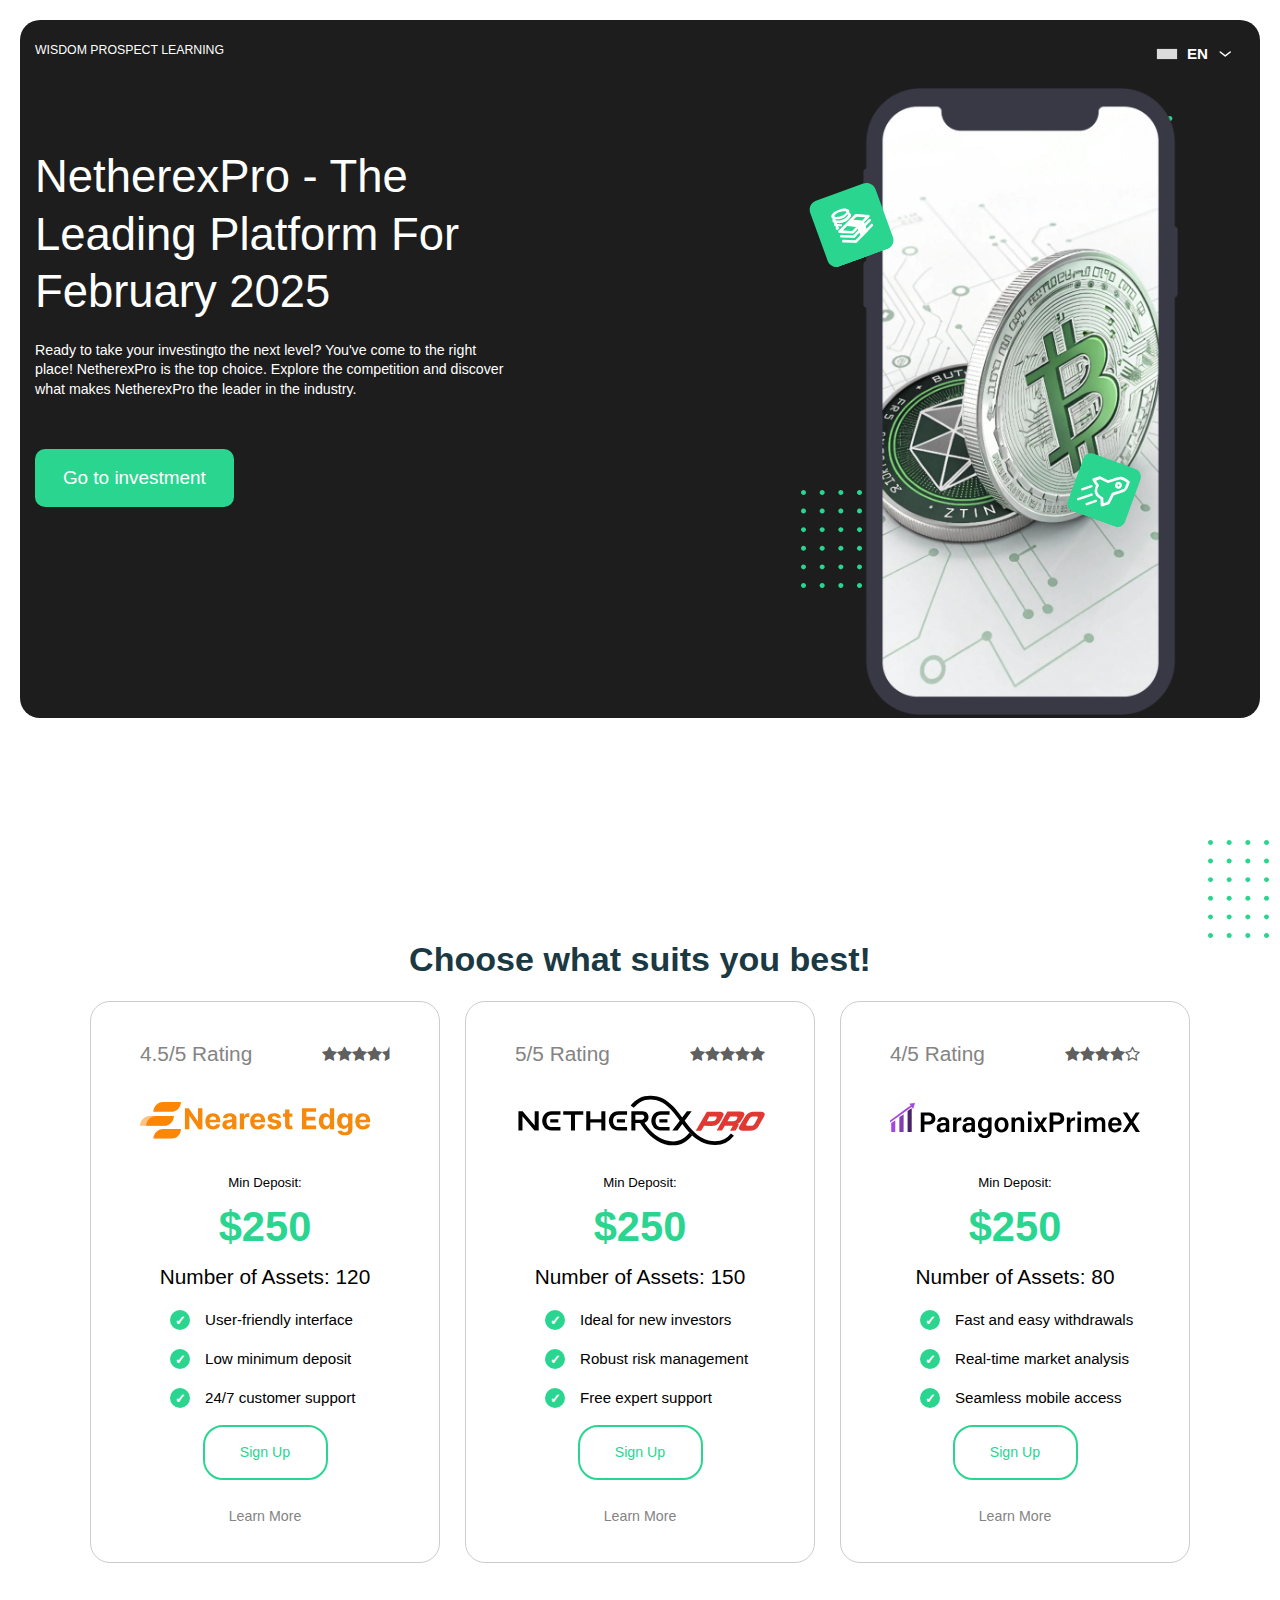
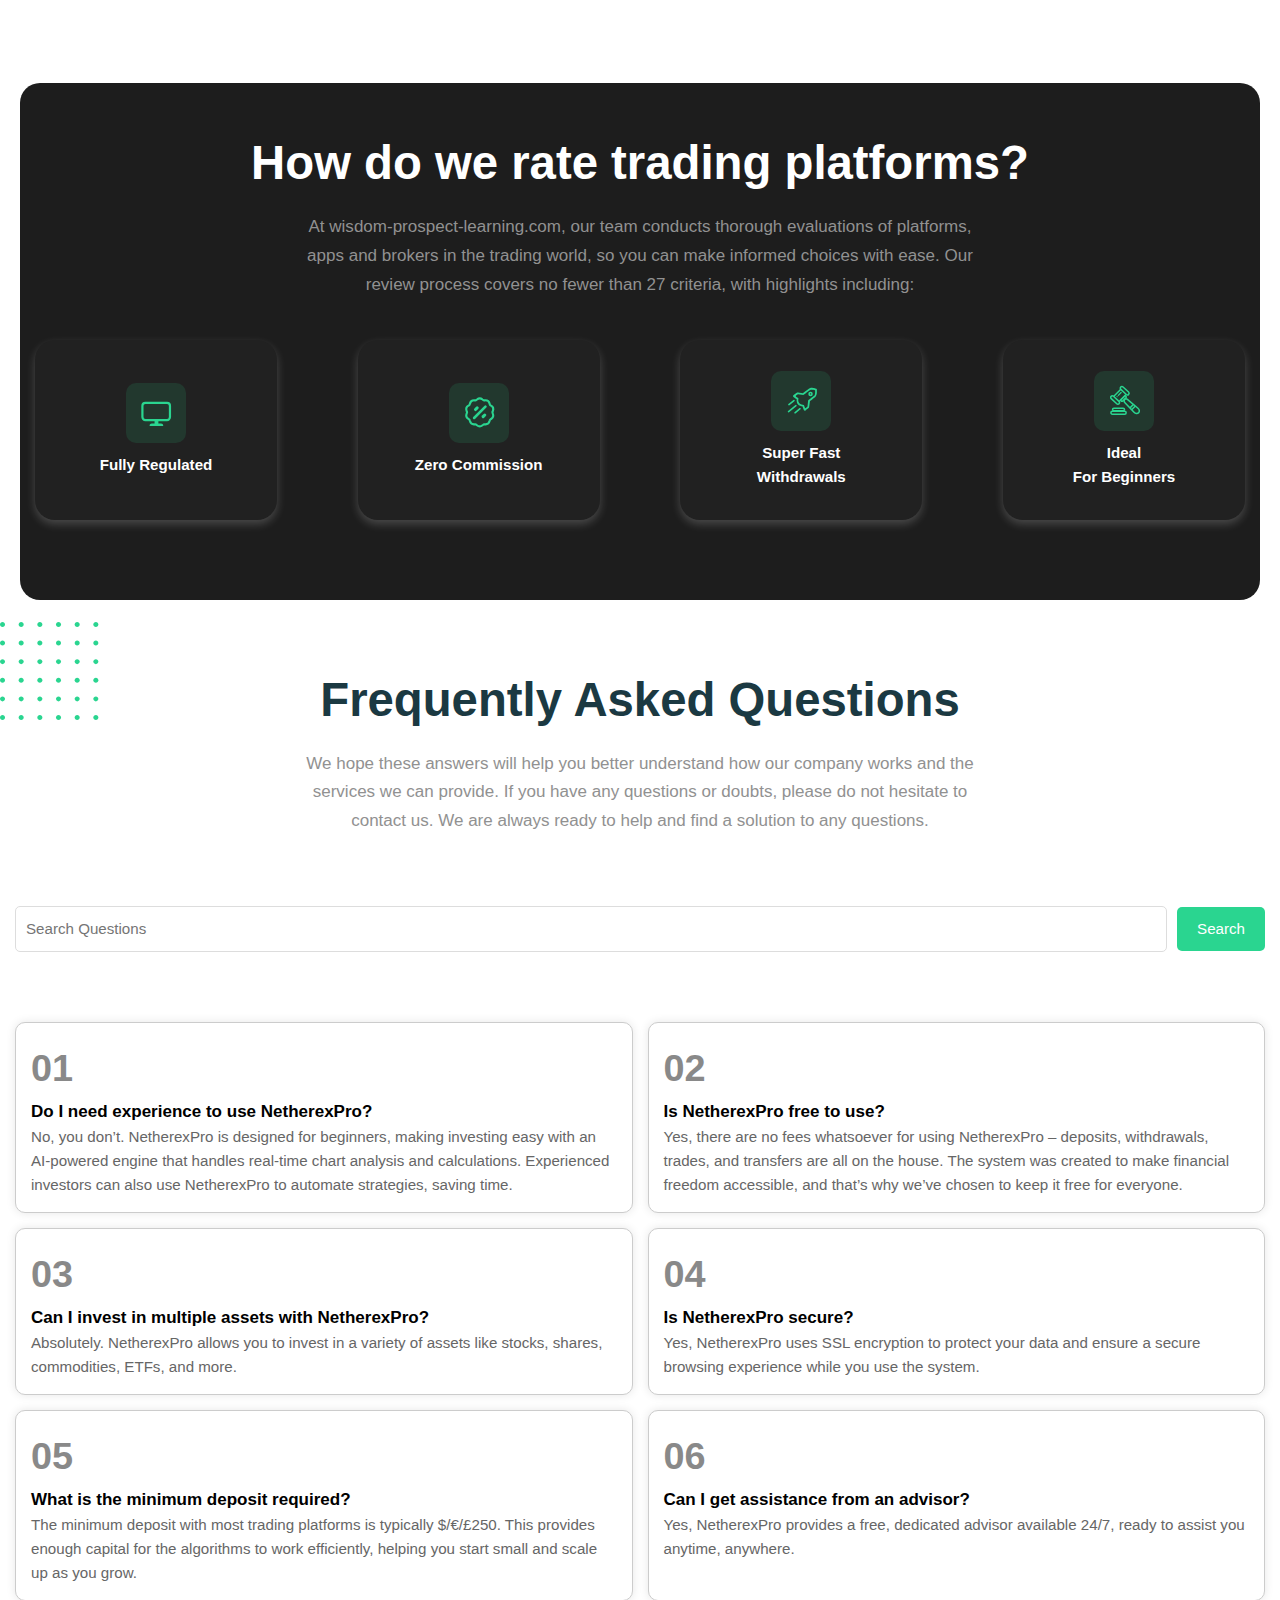
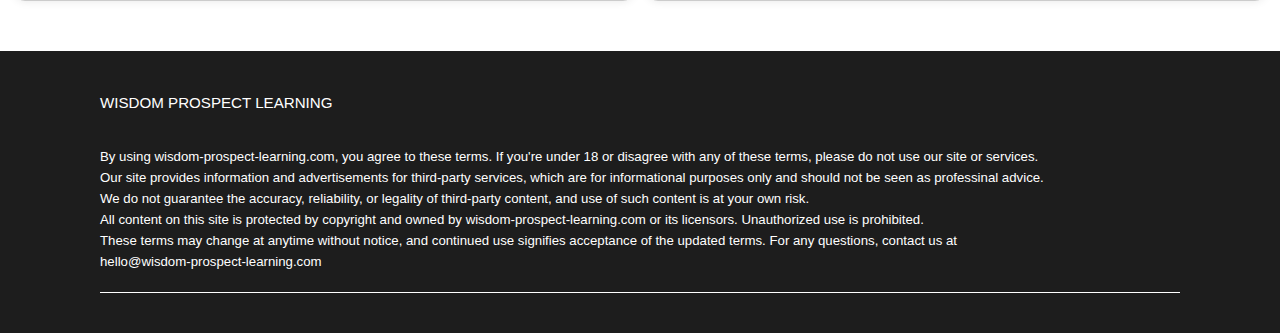
<file: index.html>
<!DOCTYPE html>
<html>
<head>
    <meta charset="UTF-8">
    <meta name="viewport" content="width=device-width, initial-scale=1.0">
    <title>NetherexPro</title>

    <meta property="og:type" content="website">
    <meta property="og:url" content="">
    <meta property="og:title" content="NetherexPro">
    <meta property="og:description" content="Invest in the Wild Frontier of Crypto and Trade with All the Tools You Need">
    <meta property="og:image" content="">

    <meta name="description" content="Invest in the Wild Frontier of Crypto and Trade with All the Tools You Need">
    <meta name="keywords" content="">

    <link rel="stylesheet" href="https://cdnjs.cloudflare.com/ajax/libs/font-awesome/4.7.0/css/font-awesome.min.css">
    <link rel="stylesheet" type="text/css" href="styles/styles.css">
    <link rel="stylesheet" href="styles/intlTelInput.css">
    <link rel="stylesheet" href="styles/style-min.css">

    <link rel="icon" type="image/png" sizes="32x32" href="assets/favicon.png">
</head>
<body>
    <div class="wrapper">
        <div class="bg">
            <header class="header">
                <div class="container flex-bl">
                    <a href="/" class="logo_header">Wisdom prospect learning</a>
                    <div class="language">
                        <a id="toggle" class="menu__link"><div class="iti__flag iti__gb"></div>En</a>
                        <ul class="submenu">
                            <li class="subitem">
                                <a href="language/dk/"><div class="iti__flag iti__dk"></div>Dk</a>
                            </li>
                            <li class="subitem">
                                <a href="language/de/"><div class="iti__flag iti__de"></div>De</a>
                            </li>
                            <li class="subitem">
                                <a href="language/cz/"><div class="iti__flag iti__cz"></div>CZ</a>
                            </li>
                            <li class="subitem">
                                <a href="language/es/"><div class="iti__flag iti__es"></div>Es</a>
                            </li>
                            <li class="subitem">
                                <a href="language/fi/"><div class="iti__flag iti__fi"></div>fi</a>
                            </li>
                            <li class="subitem">
                                <a href="language/fr/"><div class="iti__flag iti__fr"></div>Fr</a>
                            </li>
                            <li class="subitem">
                                <a href="language/gr/"><div class="iti__flag iti__gr"></div>Gr</a>
                            </li>
                            <li class="subitem">
                                <a href="language/it/"><div class="iti__flag iti__it"></div>IT</a>
                            </li>
                            <li class="subitem">
                                <a href="language/hu/"><div class="iti__flag iti__hu"></div>HU</a>
                            </li>
                            <li class="subitem">
                                <a href="language/nl/"><div class="iti__flag iti__nl"></div>NL</a>
                            </li>
                            <li class="subitem">
                                <a href="language/no/"><div class="iti__flag iti__no"></div>NO</a>
                            </li>
                            <li class="subitem">
                                <a href="language/pl/"><div class="iti__flag iti__pl"></div>PL</a>
                            </li>
                            <li class="subitem">
                                <a href="language/pt/"><div class="iti__flag iti__pt"></div>PT</a>
                            </li>
                            <li class="subitem">
                                <a href="language/ru/"><div class="iti__flag iti__ru"></div>RU</a>
                            </li>
                            <li class="subitem">
                                <a href="language/se/"><div class="iti__flag iti__se"></div>SE</a>
                            </li>
                        </ul>
                    </div>
                </div>
            </header>

            <section class="home">
                <div class="home-div">
                    <img src="assets/dots.svg" alt="Dots">
                </div>
                <div class="home-div-2">
                    <img src="assets/dots.svg" alt="Dots 2">
                </div>

                <div class="home-div-3">
                    <img src="assets/rocket_bg.svg" alt="Rocket">
                </div>

                <div class="home-div-4">
                    <img src="assets/money.svg" alt="Money">
                </div>

                <div class="container home__hold">
                    <div class="home__body">
                        <div class="home__content">
                            <h1 class="home__title">
                                <b>NetherexPro - The Leading Platform For February 2025</b>
                            </h1>
                            <p class="home__text">Ready to take your investingto the next level? You've come to the right place! NetherexPro is the top choice. Explore the competition and discover what makes NetherexPro the leader in the industry.</p>
                            <button>Go to investment</button>
                        </div>
                    </div>

                    <div class="home__form">
                        <img src="assets/phone.webp">
                    </div>
                </div>
            </section>
        </div>

        <section class="block p0 choose-section">
            <div class="choose-section-div">
                <img src="assets/dots.svg" alt="Dots">
            </div>
            <div class="container">
                <h2 class="title-2 center">Choose what suits you best!</h2>
                <div class="price-row">
                    <div class="price-col">
                        <div class="price-col-first">
                            <p>4.5/5 Rating</p>
                            <div class="stars">
                                <i class="fa fa-star" style="color: #5f5f5f;"></i>
                                <i class="fa fa-star" style="color: #5f5f5f;"></i>
                                <i class="fa fa-star" style="color: #5f5f5f;"></i>
                                <i class="fa fa-star" style="color: #5f5f5f;"></i>
                                <i class="fa fa-star-half" style="color: #5f5f5f;"></i>
                            </div>
                        </div>
                        <img src="assets/offer1.svg" class="offer-img">
                        <h3><span class="deposit-text">Min Deposit:</span> <span class="deposit">$250</span></h3>
                        <p>Number of Assets: 120</p>
                        <ul>
                            <li>User-friendly interface</li>
                            <li>Low minimum deposit</li>
                            <li>24/7 customer support</li>
                        </ul>
                        <a href="pages/offer1/index.html">
                            <button>Sign Up</button>
                        </a>
                        <p class="learn">Learn More</p>
                    </div>

                    <div class="price-col">
                        <div class="price-col-first">
                            <p>5/5 Rating</p>
                            <div class="stars">
                                <i class="fa fa-star" style="color: #5f5f5f;"></i>
                                <i class="fa fa-star" style="color: #5f5f5f;"></i>
                                <i class="fa fa-star" style="color: #5f5f5f;"></i>
                                <i class="fa fa-star" style="color: #5f5f5f;"></i>
                                <i class="fa fa-star" style="color: #5f5f5f;"></i>
                            </div>
                        </div>
                        <img src="assets/offer2.svg" class="offer-img">
                        <h3><span class="deposit-text">Min Deposit:</span> <span class="deposit">$250</span></h3>
                        <p>Number of Assets: 150</p>
                        <ul>
                            <li>Ideal for new investors</li>
                            <li>Robust risk management</li>
                            <li>Free expert support</li>
                        </ul>
                        <a href="pages/offer2/index.html">
                            <button>Sign Up</button>
                        </a>
                        <p class="learn">Learn More</p>
                    </div>

                    <div class="price-col">
                        <div class="price-col-first">
                            <p>4/5 Rating</p>
                            <div class="stars">
                                <i class="fa fa-star" style="color: #5f5f5f;"></i>
                                <i class="fa fa-star" style="color: #5f5f5f;"></i>
                                <i class="fa fa-star" style="color: #5f5f5f;"></i>
                                <i class="fa fa-star" style="color: #5f5f5f;"></i>
                                <i class="fa fa-star-o" style="color: #5f5f5f;"></i>
                            </div>
                        </div>
                        <img src="assets/offer3.svg" class="offer-img">
                        <h3><span class="deposit-text">Min Deposit:</span> <span class="deposit">$250</span></h3>
                        <p>Number of Assets: 80</p>
                        <ul>
                            <li>Fast and easy withdrawals</li>
                            <li>Real-time market analysis</li>
                            <li>Seamless mobile access</li>
                        </ul>
                        <a href="pages/offer3/index.html">
                            <button>Sign Up</button>
                        </a>
                        <p class="learn">Learn More</p>
                    </div>
                </div>
            </div>
        </section>

    <section class="benefit">
        <div class="container benfits-container">
            <h2 class="title-2 center">How do we rate trading platforms?</h2>
            <p class="center benfits-container-p">At wisdom-prospect-learning.com, our team conducts thorough evaluations of platforms, apps and brokers in the trading world, so you can make informed choices with ease. Our review process covers no fewer than 27 criteria, with highlights including:</p>
            <div class="benefit__row">
                <div class="benefit__col">
                    <div class="icon icon-big"><img src="assets/monitor.svg" alt=""></div>
                    <p>Fully Regulated</p>
                </div>
                <div class="benefit__col">
                    <div class="icon icon-big"><img src="assets/percent.svg" alt=""></div>
                    <p>Zero Commission</p>
                </div>
                <div class="benefit__col">
                    <div class="icon icon-big"><img src="assets/rocket.svg" alt=""></div>
                    <p>Super Fast <br> Withdrawals</p>
                </div>
                <div class="benefit__col">
                    <div class="icon icon-big"><img src="assets/hammer.svg" alt=""></div>
                    <p>Ideal<br> For Beginners</p>
                </div>
            </div>
        </div>
    </section>

    <section class="faq faq-section">
        <div class="faq-div">
            <img src="assets/dots.svg" alt="Dots">
        </div>
        <div class="container">
            <div class="faq-container">
                <h2 class="title-2 center">Frequently Asked Questions</h2>
                <p class="faq-description">We hope these answers will help you better understand how our company works and the services we can provide. If you have any questions or doubts, please do not hesitate to contact us. We are always ready to help and find a solution to any questions.</p>
                <div class="search-container">
                    <input type="text" class="search-box" placeholder="Search Questions">
                    <button class="search-button">Search</button>
                </div>
                <div class="faq-grid">
                    <div class="faq-item">
                        <h1>01</h1>
                        <h3>Do I need experience to use NetherexPro?</h3>
                        <p>No, you don’t. NetherexPro is designed for beginners, making investing easy with an AI-powered engine that handles real-time chart analysis and calculations. Experienced investors can also use NetherexPro to automate strategies, saving time.</p>
                    </div>
                    <div class="faq-item">
                        <h1>02</h1>
                        <h3>Is NetherexPro free to use?</h3>
                        <p>Yes, there are no fees whatsoever for using NetherexPro – deposits, withdrawals, trades, and transfers are all on the house. The system was created to make financial freedom accessible, and that’s why we’ve chosen to keep it free for everyone.</p>
                    </div>
                    <div class="faq-item">
                        <h1>03</h1>
                        <h3>Can I invest in multiple assets with NetherexPro?</h3>
                        <p>Absolutely. NetherexPro allows you to invest in a variety of assets like stocks, shares, commodities, ETFs, and more.</p>
                    </div>
                    <div class="faq-item">
                        <h1>04</h1>
                        <h3>Is NetherexPro secure?</h3>
                        <p>Yes, NetherexPro uses SSL encryption to protect your data and ensure a secure browsing experience while you use the system.</p>
                    </div>
                    <div class="faq-item">
                        <h1>05</h1>
                        <h3>What is the minimum deposit required?</h3>
                        <p>The minimum deposit with most trading platforms is typically $/€/£250. This provides enough capital for the algorithms to work efficiently, helping you start small and scale up as you grow.</p>
                    </div>
                    <div class="faq-item">
                        <h1>06</h1>
                        <h3>Can I get assistance from an advisor?</h3>
                        <p>Yes, NetherexPro provides a free, dedicated advisor available 24/7, ready to assist you anytime, anywhere.</p>
                    </div>
                </div>
            </div>
        </div>
    </section>

    <footer class="footer">
        <div class="footer-top">
            <div class="container footer-container">
                <div class="flex-bl">
                    <a href="/" class="logo_footer">Wisdom prospect learning</a>
                </div>
                <div class="footer-info">
                    <p>
                        By using wisdom-prospect-learning.com, you agree to these terms. If you're under 18 or disagree with any of these terms, please do not use our site or services. 
                        <br>
                        Our site provides information and advertisements for third-party services, which are for informational purposes only and should not be seen as professinal advice.
                        <br>
                        We do not guarantee the accuracy, reliability, or legality of third-party content, and use of such content is at your own risk.
                        <br>
                        All content on this site is protected by copyright and owned by wisdom-prospect-learning.com or its licensors. Unauthorized use is prohibited.
                        <br>
                        These terms may change at anytime without notice, and continued use signifies acceptance of the updated terms. For any questions, contact us at
                        <br>
                        hello@wisdom-prospect-learning.com
                    </p>
                </div>
            </div>
        </div>
    </footer>
</div>

<script src="js/main.js"></script>
<script type="text/javascript">
    document.addEventListener("DOMContentLoaded", function () {
    const searchBox = document.querySelector(".search-box");
    const faqItems = document.querySelectorAll(".faq-item");

    searchBox.addEventListener("input", function () {
        const searchTerm = searchBox.value.trim().toLowerCase();

        faqItems.forEach(item => {
            const question = item.querySelector("h3").textContent.toLowerCase();
            const answer = item.querySelector("p").textContent.toLowerCase();

            if (question.includes(searchTerm) || answer.includes(searchTerm)) {
                item.style.display = "block";
            } else {
                item.style.display = "none";
            }
        });

        if (searchTerm === "") {
            faqItems.forEach(item => item.style.display = "block");
        }
    });
});
</script>

</body>
</html>
</file>
<file: styles/styles.css>
.header {
	border-top-right-radius: 20px 20px;
	border-top-left-radius: 20px 20px;
}

.home {
	height: 70vh;
}

.home-div, .home-div-2, .home-div-3, .home-div-4 {
	position: relative;
}

.home-div img {
	position: absolute;
    width: 100px;
    left: 85%;
    top: 26px;
}

.home-div-2 img {
	position: absolute;
    width: 100px;
    left: 63%;
    top: 400px;
}

.home-div-3 img {
	position: absolute;
    width: 5%;
    left: 85%;
    top: 370px;
    z-index: 1;
    transform: rotate(20deg);
}

.home-div-4 img {
	position: absolute;
    width: 6%;
    left: 64%;
    top: 100px;
    z-index: 1;
    transform: rotate(-20deg);
}

.home__content {
	width: 69%;
}

.home__body button {
	background-color: #2ad590;
	width: 40%;
	margin-top: 50px;
	color: #fff;
    padding: 14px 0;
    font-size: 20px;
    border-radius: 10px;
    cursor: pointer;
}

.home__form {
	display: flex;
    justify-content: center;
}

.home__form img {
	width: 70%;
	z-index: 0;
}

/*Choose what suits you best! && PRICES CARDS */
.choose-section {
	padding-block: 200px 100px!important;
}

.choose-section-div {
	position: relative;
}

.choose-section-div img {
	position: absolute; 
	width: 100px;
    left: 94.4%;
	top: -100px;
}

.price-row {
    width: 90%;
    max-width: 1100px;
    margin: auto;
    display: grid;
    grid-template-columns: repeat(auto-fit, minmax(250px, 1fr));
    grid-gap: 25px;
}

.price-col {
    padding: 10% 14%;
    border-radius: 10px;
    color: #fff;
    text-align: center;
    border: 1px solid #cccccc;
    border-radius: 20px;
    cursor: pointer;
}

.price-col:hover {
    border: none;
    box-shadow: 0 6px 15px rgb(0 0 0 / 50%);
}

.price-col-first {
	display: flex;
    align-content: center;
    justify-content: space-between;
}

.price-col-first p {
    color: #848484 !important;;
}

.price-col p {
    font-size: 22px;
    color: #000;
}

.deposit-text {
    font-size: 14px;
    font-weight: 400;
    color: #000;
}

.deposit {
    display: block;
    font-size: 44px;
    font-weight: 700;
    color: #2ad590;
}

.price-col ul {
    text-align: left;
    padding-left: 30px;
}

.price-col ul li {
    margin: 15px 0;
    list-style: none;
    position: relative;
    padding-left: 35px;
    color: #000;
}

.price-col ul li::before {
    content: '\2713';
    color: #fff;
    background: #2ad590;
    border-radius: 50%;
    font-weight: bold;
    width: 20px;
    height: 20px;
    display: inline-flex;
    align-items: center;
    justify-content: center;
    position: absolute;
    left: 0;
    top: 2px;
    font-size: 14px;
}

.price-col button {
    background-color: transparent;
    width: 50%;
    padding: 14px 0;
    color: #2ad590;
    font-size: 15px;
    border: 2px solid #2ad590;
    border-radius: 20px;
    cursor: pointer;
    transition: background 0.5s;
}

.price-col button:hover {
    background-color: #2ad590;
    color: #fff;
}

.learn {
	font-size: 15px!important;
    margin-top: 10%;
    color: #848484!important;
}

.stars {
	display: flex;
	justify-content: center;
    align-items: center;
}

.half-star {
    position: relative;
    display: inline-block;
}

.half-fill {
    position: absolute;
    top: 0;
    left: 0;
    width: 50%;
    overflow: hidden;
    color: #5f5f5f;
}

.offer-img {
    width: 100%;
    height: 100px;
    object-fit: contain;
    border-radius: 10px;
}

/* How do we rate trading platforms? */
.benefit{
	background: #1d1d1d;
    margin: 20px;
    border-radius: 20px;
}

.benfits-container h2 {
	color: #fff;
	font-size: 50px;
}

.benfits-container-p {
	color: #919191;
    font-size: 18px;
    line-height: 1.6;
    max-width: 700px;
    margin: 0 auto 20px auto;
    text-align: center;
}

.benefit__col {
    display: flex;
    align-items: center;
    justify-content: center;
    width: 220px;
    height: 180px;
    gap: 10px;
    background-color: #212121;
    border-radius: 20px;
    box-shadow: 0 4px 10px rgba(255, 255, 255, 0.2);
    transition: border-color 0.3s ease, box-shadow 0.3s ease;
    cursor: pointer;
}

.benefit__col:hover {
    border-color: #454545;
    box-shadow: 0 6px 15px rgba(255, 255, 255, 0.3);
}

.benefit__row {
    display: flex;
    flex-wrap: wrap;
    justify-content: space-between;
    align-items: flex-start;
    gap: 30px;
    padding-block: 20px 30px;
}

/* FAQ */

.faq-div {
	position: relative;
}

.faq-div img {
	position: absolute; 
	width: 100px; 
	top: -50px;
}

.faq-container {
	max-width: 1320px;
    margin: auto;
}

.faq-container h2 {
	font-size: 50px!important;
}

.faq-header {
    font-size: 28px;
    font-weight: bold;
}

.faq-description {
    color: #919191;
    font-size: 18px;
    line-height: 1.6;
    max-width: 700px;
    margin: 0 auto 20px auto;
    text-align: center;
}

.search-container {
	display: flex;
	justify-content: center;
	align-items: center;
	gap: 10px;
	margin-bottom: 20px;
	width: 100%;
	margin-left: auto;
	margin-right: auto;
	padding-top: 50px;
}

.search-box {
	flex-grow: 1;
	padding: 10px;
	border: 1px solid #ddd;
	border-radius: 5px;
}

.search-button {
	padding: 10px 20px;
	white-space: nowrap;
	border: none;
	background-color: #2ad590;
	color: white;
	border-radius: 5px;
	cursor: pointer;
}

.faq-grid {
	display: grid;
	grid-template-columns: 1fr 1fr;
	gap: 15px;
	padding-top: 50px;
}

.faq-item {
	background: white;
    padding: 15px;
    border: 1px solid #cccccc;
    border-radius: 10px;
    box-shadow: 0px 0px 10px rgba(0, 0, 0, 0.1);
    text-align: left;
}

.faq-item:hover {
	border: none;
    box-shadow: 0 6px 15px rgb(0 0 0 / 50%);
}

.faq-item h1 {
   margin: 0;
   font-size: 40px;
   font-weight: 900;
   color: #898989;
}

.faq-item h3 {
   margin: 0;
   font-size: 18px;
   font-weight: bold;
   color: #000;
}

.faq-item p {
   color: #666;   
   font-size: 16px;
}

/* FOOTER */
.footer-container{
	padding-inline: 100px!important;
}

.footer-info {
    border-bottom: 1px solid #fff;
    padding-bottom: 20px;
    width: 100%;
    text-align: justify;
}

.footer-info p {
    margin: 0;
    width: 100%;
}

@media only screen and (width:1024px) {
	.home {
		height: auto;
	}
	
	.price-col ul li {
    	padding-left: 20px;
    	width: max-content;
	}

	.price-col ul {
		padding-left: 20px;
	}

	.home-div-1 img {
		left: 87%;
		top: 38px;
	}

	.home-div-2 img {
		left: 53%;
	}

	.home-div-3 img {
		width: 10%;
	}

	.home-div-4 img {
		width: 10%;
    	left: 58%;
	}

	.home__content {
		width: 70%;
	}

	.home__body button {
		width: 60%;
	}

	.choose-section {
		padding-block: 100px 100px !important;
	}

	.faq-div img {
		left: -17px;
	}
}

@media only screen and (width:768px) {
	.home {
    	height: auto;
	}

	.home__hold {
		flex-direction: row!important;
	}

	.home__content {
		width: 100%;
	}

	.home__body button {
		width: 60%;
	}

	.home-div img {
		left: 77%;
	}

	.home-div-2 img {
		left: 49%;
    	top: 280px;
	}

	.home-div-3 img{
		width: 7%;
		left: 79%;
    	top: 250px;
	}

	.home-div-4 img {
		width: 7%;
		left: 53%;
	}

	.choose-section {
		padding-block: 100px 100px !important;
	}

	.price-col ul li {
		width: max-content;
	}

	.faq-section {
		padding-block: 150px;
	}

	.faq-div img {
		top: -120px;
	}
}

@media only screen and (max-width:767.98px) {
	.home-div, .home-div-2, .home-div-3, .home-div-4, .home__form { display: none; }
	
	.home__content {
		width: 100%;
	}

	.home__body button {
		width: 60%;
    	margin-top: 20px;
	}

	.choose-section {
		padding-block: 100px 100px !important;
	}

	.choose-section-div img {
		left: 85%;
	}

	.benefit__row {
		justify-content: center;
	}

	.faq-section {
        padding-top: 150px;
	}

	.faq-div img {
		top: -120px;
	}

	.choose-section h2 {
		text-align: center;
	}

	.faq-grid {
		padding-top: 0;
	}

	.footer .logo_footer {
		margin: 0!important;
		width: 100%;
	}
	
	.logo {
		width: 100%!important;
	}

	.flex-bl {
		justify-content: flex-start!important;
		margin-bottom: 0px!important;
	}

	.footer-container {
		padding-inline: 20px!important;
	}

	.footer .flex-bl {
		flex-direction: row!important;
	}
}

@media only screen and (width:320px) {
	.logo_header {
		width: 150px!important;
	}
}
</file>
<file: styles/intlTelInput.css>
.iti {
  position: relative;
  display: inline-block;
}
.iti * {
  box-sizing: border-box;
}
.iti__hide {
  display: none;
}
.iti__v-hide {
  visibility: hidden;
}
.iti input,
.iti input[type=text],
.iti input[type=tel] {
  position: relative;
  z-index: 0;
  margin-top: 0 !important;
  margin-bottom: 0 !important;
  padding-right: 36px;
  margin-right: 0;
}
.iti__flag-container {
  position: absolute;
  top: 0;
  bottom: 0;
  right: 0;
  padding: 1px;
}
.iti__selected-flag {
  z-index: 1;
  position: relative;
  display: flex;
  align-items: center;
  height: 100%;
  padding: 0 6px 0 8px;
}
.iti__arrow {
  margin-left: 6px;
  width: 0;
  height: 0;
  border-left: 3px solid transparent;
  border-right: 3px solid transparent;
  border-top: 4px solid #555;
}
[dir=rtl] .iti__arrow {
  margin-right: 6px;
  margin-left: 0;
}
.iti__arrow--up {
  border-top: none;
  border-bottom: 4px solid #555;
}
.iti__country-list {
  position: absolute;
  z-index: 2;
  list-style: none;
  padding: 0;
  margin: 0 0 0 -1px;
  box-shadow: 1px 1px 4px rgba(0, 0, 0, 0.2);
  background-color: white;
  border: 1px solid #ccc;
  white-space: nowrap;
  max-height: 200px;
  overflow-y: scroll;
  -webkit-overflow-scrolling: touch;
}
.iti__country-list--dropup {
  bottom: 100%;
  margin-bottom: -1px;
}
@media (max-width: 500px) {
  .iti__country-list {
    white-space: normal;
  }
}
.iti__flag-box {
  display: inline-block;
  width: 20px;
}
.iti__divider {
  padding-bottom: 5px;
  margin-bottom: 5px;
  border-bottom: 1px solid #ccc;
}
.iti__country {
  display: flex;
  align-items: center;
  padding: 5px 10px;
  outline: none;
}
.iti__dial-code {
  color: #999;
}
.iti__country.iti__highlight {
  background-color: rgba(0, 0, 0, 0.05);
}
.iti__flag-box, .iti__country-name {
  margin-right: 6px;
}
[dir=rtl] .iti__flag-box, [dir=rtl] .iti__country-name {
  margin-right: 0;
  margin-left: 6px;
}
.iti--allow-dropdown input,
.iti--allow-dropdown input[type=text],
.iti--allow-dropdown input[type=tel], .iti--separate-dial-code input,
.iti--separate-dial-code input[type=text],
.iti--separate-dial-code input[type=tel] {
  padding-right: 6px;
  padding-left: 52px;
  margin-left: 0;
}
[dir=rtl] .iti--allow-dropdown input,
[dir=rtl] .iti--allow-dropdown input[type=text],
[dir=rtl] .iti--allow-dropdown input[type=tel], [dir=rtl] .iti--separate-dial-code input,
[dir=rtl] .iti--separate-dial-code input[type=text],
[dir=rtl] .iti--separate-dial-code input[type=tel] {
  padding-right: 52px;
  padding-left: 6px;
  margin-right: 0;
}
.iti--allow-dropdown .iti__flag-container, .iti--separate-dial-code .iti__flag-container {
  right: auto;
  left: 0;
}
[dir=rtl] .iti--allow-dropdown .iti__flag-container, [dir=rtl] .iti--separate-dial-code .iti__flag-container {
  right: 0;
  left: auto;
}
.iti--allow-dropdown .iti__flag-container:hover {
  cursor: pointer;
}
/*.iti--allow-dropdown .iti__flag-container:hover .iti__selected-flag {
  background-color: rgba(0, 0, 0, 0.05);
}*/
.iti--allow-dropdown input[disabled] + .iti__flag-container:hover,
.iti--allow-dropdown input[readonly] + .iti__flag-container:hover {
  cursor: default;
}
.iti--allow-dropdown input[disabled] + .iti__flag-container:hover .iti__selected-flag,
.iti--allow-dropdown input[readonly] + .iti__flag-container:hover .iti__selected-flag {
  background-color: transparent;
}
.iti--separate-dial-code .iti__selected-flag {
  background-color: rgba(0, 0, 0, 0.05);
}
.iti--separate-dial-code.iti--show-flags .iti__selected-dial-code {
  margin-left: 6px;
}
[dir=rtl] .iti--separate-dial-code.iti--show-flags .iti__selected-dial-code {
  margin-left: 0;
  margin-right: 6px;
}
.iti--container {
  position: absolute;
  top: -1000px;
  left: -1000px;
  z-index: 1060;
  padding: 1px;
}
.iti--container:hover {
  cursor: pointer;
}

.iti-mobile .iti--container {
  top: 30px;
  bottom: 30px;
  left: 30px;
  right: 30px;
  position: fixed;
}
.iti-mobile .iti__country-list {
  max-height: 100%;
  width: 100%;
}
.iti-mobile .iti__country {
  padding: 10px 10px;
  line-height: 1.5em;
}

.iti__flag {
  width: 20px;
}
.iti__flag.iti__be {
  width: 18px;
}
.iti__flag.iti__ch {
  width: 15px;
}
.iti__flag.iti__mc {
  width: 19px;
}
.iti__flag.iti__ne {
  width: 18px;
}
.iti__flag.iti__np {
  width: 13px;
}
.iti__flag.iti__va {
  width: 15px;
}
@media (-webkit-min-device-pixel-ratio: 2), (min-resolution: 192dpi) {
  .iti__flag {
    background-size: 5762px 15px;
  }
}
.iti__flag.iti__ac {
  height: 10px;
  background-position: 0px 0px;
}
.iti__flag.iti__ad {
  height: 14px;
  background-position: -22px 0px;
}
.iti__flag.iti__ae {
  height: 10px;
  background-position: -44px 0px;
}
.iti__flag.iti__af {
  height: 14px;
  background-position: -66px 0px;
}
.iti__flag.iti__ag {
  height: 14px;
  background-position: -88px 0px;
}
.iti__flag.iti__ai {
  height: 10px;
  background-position: -110px 0px;
}
.iti__flag.iti__al {
  height: 15px;
  background-position: -132px 0px;
}
.iti__flag.iti__am {
  height: 10px;
  background-position: -154px 0px;
}
.iti__flag.iti__ao {
  height: 14px;
  background-position: -176px 0px;
}
.iti__flag.iti__aq {
  height: 14px;
  background-position: -198px 0px;
}
.iti__flag.iti__ar {
  height: 13px;
  background-position: -220px 0px;
}
.iti__flag.iti__as {
  height: 10px;
  background-position: -242px 0px;
}
.iti__flag.iti__at {
  height: 14px;
  background-position: -264px 0px;
}
.iti__flag.iti__au {
  height: 10px;
  background-position: -286px 0px;
}
.iti__flag.iti__aw {
  height: 14px;
  background-position: -308px 0px;
}
.iti__flag.iti__ax {
  height: 13px;
  background-position: -330px 0px;
}
.iti__flag.iti__az {
  height: 10px;
  background-position: -352px 0px;
}
.iti__flag.iti__ba {
  height: 10px;
  background-position: -374px 0px;
}
.iti__flag.iti__bb {
  height: 14px;
  background-position: -396px 0px;
}
.iti__flag.iti__bd {
  height: 12px;
  background-position: -418px 0px;
}
.iti__flag.iti__be {
  height: 15px;
  background-position: -440px 0px;
}
.iti__flag.iti__bf {
  height: 14px;
  background-position: -460px 0px;
}
.iti__flag.iti__bg {
  height: 12px;
  background-position: -482px 0px;
}
.iti__flag.iti__bh {
  height: 12px;
  background-position: -504px 0px;
}
.iti__flag.iti__bi {
  height: 12px;
  background-position: -526px 0px;
}
.iti__flag.iti__bj {
  height: 14px;
  background-position: -548px 0px;
}
.iti__flag.iti__bl {
  height: 14px;
  background-position: -570px 0px;
}
.iti__flag.iti__bm {
  height: 10px;
  background-position: -592px 0px;
}
.iti__flag.iti__bn {
  height: 10px;
  background-position: -614px 0px;
}
.iti__flag.iti__bo {
  height: 14px;
  background-position: -636px 0px;
}
.iti__flag.iti__bq {
  height: 14px;
  background-position: -658px 0px;
}
.iti__flag.iti__br {
  height: 14px;
  background-position: -680px 0px;
}
.iti__flag.iti__bs {
  height: 10px;
  background-position: -702px 0px;
}
.iti__flag.iti__bt {
  height: 14px;
  background-position: -724px 0px;
}
.iti__flag.iti__bv {
  height: 15px;
  background-position: -746px 0px;
}
.iti__flag.iti__bw {
  height: 14px;
  background-position: -768px 0px;
}
.iti__flag.iti__by {
  height: 10px;
  background-position: -790px 0px;
}
.iti__flag.iti__bz {
  height: 12px;
  background-position: -812px 0px;
}
.iti__flag.iti__ca {
  height: 10px;
  background-position: -834px 0px;
}
.iti__flag.iti__cc {
  height: 10px;
  background-position: -856px 0px;
}
.iti__flag.iti__cd {
  height: 15px;
  background-position: -878px 0px;
}
.iti__flag.iti__cf {
  height: 14px;
  background-position: -900px 0px;
}
.iti__flag.iti__cg {
  height: 14px;
  background-position: -922px 0px;
}
.iti__flag.iti__ch {
  height: 15px;
  background-position: -944px 0px;
}
.iti__flag.iti__ci {
  height: 14px;
  background-position: -961px 0px;
}
.iti__flag.iti__ck {
  height: 10px;
  background-position: -983px 0px;
}
.iti__flag.iti__cl {
  height: 14px;
  background-position: -1005px 0px;
}
.iti__flag.iti__cm {
  height: 14px;
  background-position: -1027px 0px;
}
.iti__flag.iti__cn {
  height: 14px;
  background-position: -1049px 0px;
}
.iti__flag.iti__co {
  height: 14px;
  background-position: -1071px 0px;
}
.iti__flag.iti__cp {
  height: 14px;
  background-position: -1093px 0px;
}
.iti__flag.iti__cq {
  height: 12px;
  background-position: -1115px 0px;
}
.iti__flag.iti__cr {
  height: 12px;
  background-position: -1137px 0px;
}
.iti__flag.iti__cu {
  height: 10px;
  background-position: -1159px 0px;
}
.iti__flag.iti__cv {
  height: 12px;
  background-position: -1181px 0px;
}
.iti__flag.iti__cw {
  height: 14px;
  background-position: -1203px 0px;
}
.iti__flag.iti__cx {
  height: 10px;
  background-position: -1225px 0px;
}
.iti__flag.iti__cy {
  height: 14px;
  background-position: -1247px 0px;
}
.iti__flag.iti__cz {
  height: 14px;
  background-position: -1269px 0px;
}
.iti__flag.iti__de {
  height: 12px;
  background-position: -1291px 0px;
}
.iti__flag.iti__dg {
  height: 10px;
  background-position: -1313px 0px;
}
.iti__flag.iti__dj {
  height: 14px;
  background-position: -1335px 0px;
}
.iti__flag.iti__dk {
  height: 15px;
  background-position: -1357px 0px;
}
.iti__flag.iti__dm {
  height: 10px;
  background-position: -1379px 0px;
}
.iti__flag.iti__do {
  height: 14px;
  background-position: -1401px 0px;
}
.iti__flag.iti__dz {
  height: 14px;
  background-position: -1423px 0px;
}
.iti__flag.iti__ea {
  height: 14px;
  background-position: -1445px 0px;
}
.iti__flag.iti__ec {
  height: 14px;
  background-position: -1467px 0px;
}
.iti__flag.iti__ee {
  height: 13px;
  background-position: -1489px 0px;
}
.iti__flag.iti__eg {
  height: 14px;
  background-position: -1511px 0px;
}
.iti__flag.iti__eh {
  height: 10px;
  background-position: -1533px 0px;
}
.iti__flag.iti__er {
  height: 10px;
  background-position: -1555px 0px;
}
.iti__flag.iti__es {
  height: 14px;
  background-position: -1577px 0px;
}
.iti__flag.iti__et {
  height: 10px;
  background-position: -1599px 0px;
}
.iti__flag.iti__eu {
  height: 14px;
  background-position: -1621px 0px;
}
.iti__flag.iti__ez {
  height: 14px;
  background-position: -1643px 0px;
}
.iti__flag.iti__fi {
  height: 12px;
  background-position: -1665px 0px;
}
.iti__flag.iti__fj {
  height: 10px;
  background-position: -1687px 0px;
}
.iti__flag.iti__fk {
  height: 10px;
  background-position: -1709px 0px;
}
.iti__flag.iti__fm {
  height: 11px;
  background-position: -1731px 0px;
}
.iti__flag.iti__fo {
  height: 15px;
  background-position: -1753px 0px;
}
.iti__flag.iti__fr {
  height: 14px;
  background-position: -1775px 0px;
}
.iti__flag.iti__fx {
  height: 14px;
  background-position: -1797px 0px;
}
.iti__flag.iti__ga {
  height: 15px;
  background-position: -1819px 0px;
}
.iti__flag.iti__gb {
  height: 10px;
  background-position: -1841px 0px;
}
.iti__flag.iti__gd {
  height: 12px;
  background-position: -1863px 0px;
}
.iti__flag.iti__ge {
  height: 14px;
  background-position: -1885px 0px;
}
.iti__flag.iti__gf {
  height: 14px;
  background-position: -1907px 0px;
}
.iti__flag.iti__gg {
  height: 14px;
  background-position: -1929px 0px;
}
.iti__flag.iti__gh {
  height: 14px;
  background-position: -1951px 0px;
}
.iti__flag.iti__gi {
  height: 10px;
  background-position: -1973px 0px;
}
.iti__flag.iti__gl {
  height: 14px;
  background-position: -1995px 0px;
}
.iti__flag.iti__gm {
  height: 14px;
  background-position: -2017px 0px;
}
.iti__flag.iti__gn {
  height: 14px;
  background-position: -2039px 0px;
}
.iti__flag.iti__gp {
  height: 14px;
  background-position: -2061px 0px;
}
.iti__flag.iti__gq {
  height: 14px;
  background-position: -2083px 0px;
}
.iti__flag.iti__gr {
  height: 14px;
  background-position: -2105px 0px;
}
.iti__flag.iti__gs {
  height: 10px;
  background-position: -2127px 0px;
}
.iti__flag.iti__gt {
  height: 13px;
  background-position: -2149px 0px;
}
.iti__flag.iti__gu {
  height: 11px;
  background-position: -2171px 0px;
}
.iti__flag.iti__gw {
  height: 10px;
  background-position: -2193px 0px;
}
.iti__flag.iti__gy {
  height: 12px;
  background-position: -2215px 0px;
}
.iti__flag.iti__hk {
  height: 14px;
  background-position: -2237px 0px;
}
.iti__flag.iti__hm {
  height: 10px;
  background-position: -2259px 0px;
}
.iti__flag.iti__hn {
  height: 10px;
  background-position: -2281px 0px;
}
.iti__flag.iti__hr {
  height: 10px;
  background-position: -2303px 0px;
}
.iti__flag.iti__ht {
  height: 12px;
  background-position: -2325px 0px;
}
.iti__flag.iti__hu {
  height: 10px;
  background-position: -2347px 0px;
}
.iti__flag.iti__ic {
  height: 14px;
  background-position: -2369px 0px;
}
.iti__flag.iti__id {
  height: 14px;
  background-position: -2391px 0px;
}
.iti__flag.iti__ie {
  height: 10px;
  background-position: -2413px 0px;
}
.iti__flag.iti__il {
  height: 15px;
  background-position: -2435px 0px;
}
.iti__flag.iti__im {
  height: 10px;
  background-position: -2457px 0px;
}
.iti__flag.iti__in {
  height: 14px;
  background-position: -2479px 0px;
}
.iti__flag.iti__io {
  height: 10px;
  background-position: -2501px 0px;
}
.iti__flag.iti__iq {
  height: 14px;
  background-position: -2523px 0px;
}
.iti__flag.iti__ir {
  height: 12px;
  background-position: -2545px 0px;
}
.iti__flag.iti__is {
  height: 15px;
  background-position: -2567px 0px;
}
.iti__flag.iti__it {
  height: 14px;
  background-position: -2589px 0px;
}
.iti__flag.iti__je {
  height: 12px;
  background-position: -2611px 0px;
}
.iti__flag.iti__jm {
  height: 10px;
  background-position: -2633px 0px;
}
.iti__flag.iti__jo {
  height: 10px;
  background-position: -2655px 0px;
}
.iti__flag.iti__jp {
  height: 14px;
  background-position: -2677px 0px;
}
.iti__flag.iti__ke {
  height: 14px;
  background-position: -2699px 0px;
}
.iti__flag.iti__kg {
  height: 12px;
  background-position: -2721px 0px;
}
.iti__flag.iti__kh {
  height: 13px;
  background-position: -2743px 0px;
}
.iti__flag.iti__ki {
  height: 10px;
  background-position: -2765px 0px;
}
.iti__flag.iti__km {
  height: 12px;
  background-position: -2787px 0px;
}
.iti__flag.iti__kn {
  height: 14px;
  background-position: -2809px 0px;
}
.iti__flag.iti__kp {
  height: 10px;
  background-position: -2831px 0px;
}
.iti__flag.iti__kr {
  height: 14px;
  background-position: -2853px 0px;
}
.iti__flag.iti__kw {
  height: 10px;
  background-position: -2875px 0px;
}
.iti__flag.iti__ky {
  height: 10px;
  background-position: -2897px 0px;
}
.iti__flag.iti__kz {
  height: 10px;
  background-position: -2919px 0px;
}
.iti__flag.iti__la {
  height: 14px;
  background-position: -2941px 0px;
}
.iti__flag.iti__lb {
  height: 14px;
  background-position: -2963px 0px;
}
.iti__flag.iti__lc {
  height: 10px;
  background-position: -2985px 0px;
}
.iti__flag.iti__li {
  height: 12px;
  background-position: -3007px 0px;
}
.iti__flag.iti__lk {
  height: 10px;
  background-position: -3029px 0px;
}
.iti__flag.iti__lr {
  height: 11px;
  background-position: -3051px 0px;
}
.iti__flag.iti__ls {
  height: 14px;
  background-position: -3073px 0px;
}
.iti__flag.iti__lt {
  height: 12px;
  background-position: -3095px 0px;
}
.iti__flag.iti__lu {
  height: 12px;
  background-position: -3117px 0px;
}
.iti__flag.iti__lv {
  height: 10px;
  background-position: -3139px 0px;
}
.iti__flag.iti__ly {
  height: 10px;
  background-position: -3161px 0px;
}
.iti__flag.iti__ma {
  height: 14px;
  background-position: -3183px 0px;
}
.iti__flag.iti__mc {
  height: 15px;
  background-position: -3205px 0px;
}
.iti__flag.iti__md {
  height: 10px;
  background-position: -3226px 0px;
}
.iti__flag.iti__me {
  height: 10px;
  background-position: -3248px 0px;
}
.iti__flag.iti__mf {
  height: 14px;
  background-position: -3270px 0px;
}
.iti__flag.iti__mg {
  height: 14px;
  background-position: -3292px 0px;
}
.iti__flag.iti__mh {
  height: 11px;
  background-position: -3314px 0px;
}
.iti__flag.iti__mk {
  height: 10px;
  background-position: -3336px 0px;
}
.iti__flag.iti__ml {
  height: 14px;
  background-position: -3358px 0px;
}
.iti__flag.iti__mm {
  height: 14px;
  background-position: -3380px 0px;
}
.iti__flag.iti__mn {
  height: 10px;
  background-position: -3402px 0px;
}
.iti__flag.iti__mo {
  height: 14px;
  background-position: -3424px 0px;
}
.iti__flag.iti__mp {
  height: 10px;
  background-position: -3446px 0px;
}
.iti__flag.iti__mq {
  height: 14px;
  background-position: -3468px 0px;
}
.iti__flag.iti__mr {
  height: 14px;
  background-position: -3490px 0px;
}
.iti__flag.iti__ms {
  height: 10px;
  background-position: -3512px 0px;
}
.iti__flag.iti__mt {
  height: 14px;
  background-position: -3534px 0px;
}
.iti__flag.iti__mu {
  height: 14px;
  background-position: -3556px 0px;
}
.iti__flag.iti__mv {
  height: 14px;
  background-position: -3578px 0px;
}
.iti__flag.iti__mw {
  height: 14px;
  background-position: -3600px 0px;
}
.iti__flag.iti__mx {
  height: 12px;
  background-position: -3622px 0px;
}
.iti__flag.iti__my {
  height: 10px;
  background-position: -3644px 0px;
}
.iti__flag.iti__mz {
  height: 14px;
  background-position: -3666px 0px;
}
.iti__flag.iti__na {
  height: 14px;
  background-position: -3688px 0px;
}
.iti__flag.iti__nc {
  height: 10px;
  background-position: -3710px 0px;
}
.iti__flag.iti__ne {
  height: 15px;
  background-position: -3732px 0px;
}
.iti__flag.iti__nf {
  height: 10px;
  background-position: -3752px 0px;
}
.iti__flag.iti__ng {
  height: 10px;
  background-position: -3774px 0px;
}
.iti__flag.iti__ni {
  height: 12px;
  background-position: -3796px 0px;
}
.iti__flag.iti__nl {
  height: 14px;
  background-position: -3818px 0px;
}
.iti__flag.iti__no {
  height: 15px;
  background-position: -3840px 0px;
}
.iti__flag.iti__np {
  height: 15px;
  background-position: -3862px 0px;
}
.iti__flag.iti__nr {
  height: 10px;
  background-position: -3877px 0px;
}
.iti__flag.iti__nu {
  height: 10px;
  background-position: -3899px 0px;
}
.iti__flag.iti__nz {
  height: 10px;
  background-position: -3921px 0px;
}
.iti__flag.iti__om {
  height: 10px;
  background-position: -3943px 0px;
}
.iti__flag.iti__pa {
  height: 14px;
  background-position: -3965px 0px;
}
.iti__flag.iti__pe {
  height: 14px;
  background-position: -3987px 0px;
}
.iti__flag.iti__pf {
  height: 14px;
  background-position: -4009px 0px;
}
.iti__flag.iti__pg {
  height: 15px;
  background-position: -4031px 0px;
}
.iti__flag.iti__ph {
  height: 10px;
  background-position: -4053px 0px;
}
.iti__flag.iti__pk {
  height: 14px;
  background-position: -4075px 0px;
}
.iti__flag.iti__pl {
  height: 13px;
  background-position: -4097px 0px;
}
.iti__flag.iti__pm {
  height: 14px;
  background-position: -4119px 0px;
}
.iti__flag.iti__pn {
  height: 10px;
  background-position: -4141px 0px;
}
.iti__flag.iti__pr {
  height: 14px;
  background-position: -4163px 0px;
}
.iti__flag.iti__ps {
  height: 10px;
  background-position: -4185px 0px;
}
.iti__flag.iti__pt {
  height: 14px;
  background-position: -4207px 0px;
}
.iti__flag.iti__pw {
  height: 13px;
  background-position: -4229px 0px;
}
.iti__flag.iti__py {
  height: 11px;
  background-position: -4251px 0px;
}
.iti__flag.iti__qa {
  height: 8px;
  background-position: -4273px 0px;
}
.iti__flag.iti__re {
  height: 14px;
  background-position: -4295px 0px;
}
.iti__flag.iti__ro {
  height: 14px;
  background-position: -4317px 0px;
}
.iti__flag.iti__rs {
  height: 14px;
  background-position: -4339px 0px;
}
.iti__flag.iti__ru {
  height: 14px;
  background-position: -4361px 0px;
}
.iti__flag.iti__rw {
  height: 14px;
  background-position: -4383px 0px;
}
.iti__flag.iti__sa {
  height: 14px;
  background-position: -4405px 0px;
}
.iti__flag.iti__sb {
  height: 10px;
  background-position: -4427px 0px;
}
.iti__flag.iti__sc {
  height: 10px;
  background-position: -4449px 0px;
}
.iti__flag.iti__sd {
  height: 10px;
  background-position: -4471px 0px;
}
.iti__flag.iti__se {
  height: 13px;
  background-position: -4493px 0px;
}
.iti__flag.iti__sg {
  height: 14px;
  background-position: -4515px 0px;
}
.iti__flag.iti__sh {
  height: 10px;
  background-position: -4537px 0px;
}
.iti__flag.iti__si {
  height: 10px;
  background-position: -4559px 0px;
}
.iti__flag.iti__sj {
  height: 15px;
  background-position: -4581px 0px;
}
.iti__flag.iti__sk {
  height: 14px;
  background-position: -4603px 0px;
}
.iti__flag.iti__sl {
  height: 14px;
  background-position: -4625px 0px;
}
.iti__flag.iti__sm {
  height: 15px;
  background-position: -4647px 0px;
}
.iti__flag.iti__sn {
  height: 14px;
  background-position: -4669px 0px;
}
.iti__flag.iti__so {
  height: 14px;
  background-position: -4691px 0px;
}
.iti__flag.iti__sr {
  height: 14px;
  background-position: -4713px 0px;
}
.iti__flag.iti__ss {
  height: 10px;
  background-position: -4735px 0px;
}
.iti__flag.iti__st {
  height: 10px;
  background-position: -4757px 0px;
}
.iti__flag.iti__su {
  height: 10px;
  background-position: -4779px 0px;
}
.iti__flag.iti__sv {
  height: 12px;
  background-position: -4801px 0px;
}
.iti__flag.iti__sx {
  height: 14px;
  background-position: -4823px 0px;
}
.iti__flag.iti__sy {
  height: 14px;
  background-position: -4845px 0px;
}
.iti__flag.iti__sz {
  height: 14px;
  background-position: -4867px 0px;
}
.iti__flag.iti__ta {
  height: 10px;
  background-position: -4889px 0px;
}
.iti__flag.iti__tc {
  height: 10px;
  background-position: -4911px 0px;
}
.iti__flag.iti__td {
  height: 14px;
  background-position: -4933px 0px;
}
.iti__flag.iti__tf {
  height: 14px;
  background-position: -4955px 0px;
}
.iti__flag.iti__tg {
  height: 13px;
  background-position: -4977px 0px;
}
.iti__flag.iti__th {
  height: 14px;
  background-position: -4999px 0px;
}
.iti__flag.iti__tj {
  height: 10px;
  background-position: -5021px 0px;
}
.iti__flag.iti__tk {
  height: 10px;
  background-position: -5043px 0px;
}
.iti__flag.iti__tl {
  height: 10px;
  background-position: -5065px 0px;
}
.iti__flag.iti__tm {
  height: 14px;
  background-position: -5087px 0px;
}
.iti__flag.iti__tn {
  height: 14px;
  background-position: -5109px 0px;
}
.iti__flag.iti__to {
  height: 10px;
  background-position: -5131px 0px;
}
.iti__flag.iti__tr {
  height: 14px;
  background-position: -5153px 0px;
}
.iti__flag.iti__tt {
  height: 12px;
  background-position: -5175px 0px;
}
.iti__flag.iti__tv {
  height: 10px;
  background-position: -5197px 0px;
}
.iti__flag.iti__tw {
  height: 14px;
  background-position: -5219px 0px;
}
.iti__flag.iti__tz {
  height: 14px;
  background-position: -5241px 0px;
}
.iti__flag.iti__ua {
  height: 14px;
  background-position: -5263px 0px;
}
.iti__flag.iti__ug {
  height: 14px;
  background-position: -5285px 0px;
}
.iti__flag.iti__uk {
  height: 10px;
  background-position: -5307px 0px;
}
.iti__flag.iti__um {
  height: 11px;
  background-position: -5329px 0px;
}
.iti__flag.iti__un {
  height: 14px;
  background-position: -5351px 0px;
}
.iti__flag.iti__us {
  height: 11px;
  background-position: -5373px 0px;
}
.iti__flag.iti__uy {
  height: 14px;
  background-position: -5395px 0px;
}
.iti__flag.iti__uz {
  height: 10px;
  background-position: -5417px 0px;
}
.iti__flag.iti__va {
  height: 15px;
  background-position: -5439px 0px;
}
.iti__flag.iti__vc {
  height: 14px;
  background-position: -5456px 0px;
}
.iti__flag.iti__ve {
  height: 14px;
  background-position: -5478px 0px;
}
.iti__flag.iti__vg {
  height: 10px;
  background-position: -5500px 0px;
}
.iti__flag.iti__vi {
  height: 14px;
  background-position: -5522px 0px;
}
.iti__flag.iti__vn {
  height: 14px;
  background-position: -5544px 0px;
}
.iti__flag.iti__vu {
  height: 12px;
  background-position: -5566px 0px;
}
.iti__flag.iti__wf {
  height: 14px;
  background-position: -5588px 0px;
}
.iti__flag.iti__ws {
  height: 10px;
  background-position: -5610px 0px;
}
.iti__flag.iti__xk {
  height: 15px;
  background-position: -5632px 0px;
}
.iti__flag.iti__ye {
  height: 14px;
  background-position: -5654px 0px;
}
.iti__flag.iti__yt {
  height: 14px;
  background-position: -5676px 0px;
}
.iti__flag.iti__za {
  height: 14px;
  background-position: -5698px 0px;
}
.iti__flag.iti__zm {
  height: 14px;
  background-position: -5720px 0px;
}
.iti__flag.iti__zw {
  height: 10px;
  background-position: -5742px 0px;
}

.iti__flag {
  height: 15px;
  box-shadow: 0px 0px 1px 0px #888;
  background-image: url("../assets/flags.png");
  background-repeat: no-repeat;
  background-color: #dbdbdb;
  background-position: 20px 0;
}
@media (-webkit-min-device-pixel-ratio: 2), (min-resolution: 192dpi) {
  .iti__flag {
    background-image: url("../assets/flags@2x.png");
  }
}

.iti__flag.iti__np {
  background-color: transparent;
}
</file>
<file: styles/style-min.css>
@font-face {
    font-family: 'Bebas Neue Pro';
    src: url('fonts/Bebas_Neue.ttf') format('ttf');
    font-weight: bold;
    font-style: normal;
}

html{
	-webkit-box-sizing:border-box;
	box-sizing:border-box
}
*,::after,::before{
	margin:0;
	outline:0;
	border:0;
	padding:0;
	-webkit-box-sizing:inherit;
	box-sizing:inherit
}
a{
	outline:0;
	display:block;
	color:inherit;
	cursor:pointer
}
dd,ol,ul{
	list-style:none;
	list-style-type:none
}
button,input,select,textarea{
	font:inherit
}

h1,h2,h3,h4,h5,h6{
	font-weight:400;
	font-size:100%
}
a,a:hover,a:visited{
	text-decoration:none
}
img{
	max-width:100%;
	border:0
}
.form__bg{
	/*border-radius:10px;
	background:-webkit-gradient(linear,left bottom,left top,from(#f7f8f8),to(#f7f8f8)),#fff;
	background:linear-gradient(0deg,#f7f8f8 0,#f7f8f8 100%),#fff;
	-webkit-backdrop-filter:blur(5px);
	backdrop-filter:blur(5px)
*/}
@supports (font-size-adjust:1){
	*{
		font-size-adjust:.5
}
}
*{
/*	font-family:"Inter",sans-serif*/
	font-family: 'Corbel', 'Arial', sans-serif;
}
body,html{
	position:relative;
	height:100%;
	min-height:100%;
	max-width:100%
}
body{
	font-weight:400;
	font-size:14px;
	line-height:1.5;
	word-break:break-word;
	color:#687a7f;
	background-color:#fff
}
.wrapper{
	overflow:hidden;
	min-height:100%
}
.container{
	margin:0 auto;
	width:100%;
	max-width:1320px;
	padding-inline:10px
}
section{
	padding-block:30px
}
section.p0{
	padding-block:30px 0
}
.bg{
	/*background-image:url("bg.webp");
	background-size:cover;
	background-position:top center;
	background-repeat:no-repeat;*/
	background-color:#fff;
	padding: 20px;
}
.title-2{
	margin-bottom:20px;
	font-size:24px;
	line-height:1.2;
	font-weight:600;
	color:#1b3942
}
.title-2 span,.title-form span,img{
	display:block
}
.descr,.title-form{
	font-size:20px;
	text-align:center;
	line-height:1.3
}
.title-form{
	margin-bottom:20px;
	color:#1b3942
}
.descr{
	max-width:900px;
	color:#1a1a1a;
	margin:0 auto 20px
}
.txt{
	color:#1b3942;
	font-size:16px;
	font-weight:500;
	line-height:1.5
}
.accent{
	color:#fd8704
}
.accent-1{
	color:#01c9ee
}
a{
	-webkit-transition:all .3s ease-in-out;
	transition:all .3s ease-in-out
}
p+p{
	margin-top:20px
}
.clause{
	border-left:4px solid #01c9ee;
	background:#f7f8f8;
	padding:12px 30px;
	max-width:-webkit-max-content;
	max-width:-moz-max-content;
	max-width:max-content;
	margin:40px auto 0
}
.about__img{
	width:100%;
	border-radius:18px;
	overflow:hidden;
	margin:20px auto;
	aspect-ratio:129/35
}
.header{
	position:relative;
	z-index:5;
	padding-block:12px;
	background-color:#1d1d1d;
}
.header .flex-bl{
	-webkit-box-pack:justify;
	-ms-flex-pack:justify;
	justify-content:space-between;
	-webkit-box-align:center;
	-ms-flex-align:center;
	align-items:center;
	row-gap:5px
}
.logo_header{
	text-transform: uppercase;
	color: #fff;
	width:300px;
	aspect-ratio:166/17;
}

.logo_footer{
	text-transform: uppercase;
	color: #fff;
	width:300px;
	aspect-ratio:166/17;
}
.menu__nav{
	position:relative;
	display:-webkit-box;
	display:-ms-flexbox;
	display:flex;
	-ms-flex-wrap:wrap;
	flex-wrap:wrap;
	-webkit-box-pack:center;
	-ms-flex-pack:center;
	justify-content:center;
	width:100%
}
.menu__link{
	border-radius:5px;
	padding:8px;
	font-weight:600;
	font-size:13px;
	white-space:nowrap;
	text-align:center;
	color:#fff;
	cursor:pointer
}
.menu__link._active{
	color:#fd8704
}
.submenu {
	position:absolute;
	left:0;
	top:calc(100% + 9px);
	z-index:5;
	display:none;
	border-radius:8px;
	padding:3px 5px;
	width:100%;
	text-transform:uppercase;
	background: #000;
	border: 1px solid white;
/*	scrollbar-width: none;*/
}

.subitem{
	margin-bottom:2px;
	border-radius:8px;
	color:#181818
}
.subitem a{
	padding:6px 10px
}
.language{
	position:relative;
	border-radius:10px;
	text-transform:uppercase;
	color:#fff;
}
.language .menu__link{
	padding-right:2px
}
.language a{
	display:-webkit-box;
	display:-ms-flexbox;
	display:flex;
	-webkit-box-align:center;
	-ms-flex-align:center;
	align-items:center;
	color: #fff;
}
.language a:hover {
	color: #2ad58f;
}

.language>a::after{
	content:"";
	width:24px;
	height:24px;
	min-width:24px;
	background:url("../assets/arrow_down.svg")
}
.iti{
	display:block
}
.iti__flag{
	margin-right:10px
}
.iti--separate-dial-code .iti__selected-flag{
	background-color:transparent
}
.iti--separate-dial-code.iti--show-flags .iti__selected-dial-code{
	margin-left:6px;
	font-size:16px;
	color:#666;
}
.home{
	padding:0;
	background-color: #1d1d1d;
	border-bottom-right-radius: 20px 20px;
	border-bottom-left-radius: 20px 20px;
}
.home__title{
	font-weight:300;
	font-size:30px;
	line-height:1.2;
	color:#fff;
	margin-bottom:10px;
	font-family: 'Bebas Neue Pro', 'Corbel Bold', sans-serif;
}
.home__title sup{
	font-size:12px;
	font-weight:700
}
.home__text{
	color:#fff;
	font-size:15px;
	font-weight:300;
	line-height:1.3
}
.home__hold{
	position:relative;
	z-index:0;
	display:-webkit-box;
	display:-ms-flexbox;
	display:flex;
	-webkit-box-orient:vertical;
	-webkit-box-direction:normal;
	-ms-flex-direction:column;
	flex-direction:column;
	-webkit-box-pack:center;
	-ms-flex-pack:center;
	justify-content:center;
	-webkit-box-align:center;
	-ms-flex-align:center;
	align-items:center;
	padding-bottom:150px
}
.home__body,.home__form{
	position:relative;
	z-index:1;
	width:100%
}
.home__body{
	padding-top:30px
}
.home__form{
	max-width:450px;
	margin-inline:auto
}
.form{
	width:100%
}
.form .btn,.form__bg,.form__bg ul{
	margin-top:20px
}
.form__bg{
	position:relative;
	z-index:1;
	padding:20px 10px
}
.form__bg ul{
	list-style-type:disc;
	padding-left:16px
}
.form__bg ul li{
	position:relative;
	font-size:13px;
	line-height:1.3;
	color:#666
}
.form__bg ul li:not(:last-child){
	margin-bottom:8px
}
.form__bg ul li a{
	display:inline-block;
	font-weight:700;
	text-decoration:underline;
	-webkit-transition:all .3s ease-in;
	transition:all .3s ease-in;
	text-underline-offset:2px
}
.form-login{
	position:relative;
	z-index:0;
	margin-inline:auto;
	max-width:450px
}

.form input::-webkit-input-placeholder,.form textarea::-webkit-input-placeholder{
	color:#666;
	font-size:15px
}
.form input::-moz-placeholder,.form textarea::-moz-placeholder{
	color:#666;
	font-size:15px
}
.form input:-ms-input-placeholder,.form textarea:-ms-input-placeholder{
	color:#666;
	font-size:15px
}
.form input::-ms-input-placeholder,.form textarea::-ms-input-placeholder{
	color:#666;
	font-size:15px
}
.form input::placeholder,.form textarea::placeholder{
	color:#666;
	font-size:15px
}
.btn,.form textarea{
	width:100%;
	font-size:18px
}
textarea{
	border:1px solid #d5d9ed;
	border-radius:10px;
	padding:13px 20px;
	font-weight:500;
	color:#666;
	resize:vertical
}
.btn{
	display:-webkit-box;
	display:-ms-flexbox;
	display:flex;
	-webkit-box-align:center;
	-ms-flex-align:center;
	align-items:center;
	-webkit-box-pack:center;
	-ms-flex-pack:center;
	justify-content:center;
	text-transform:uppercase;
	border-radius:50px;
	padding:0 50px;
	height:48px;
	font-weight:600;
	line-height:1;
	text-align:center;
	cursor:pointer;
	color:#fff;
	background:#01c9ee;
	-webkit-transition:all .3s ease-in-out;
	transition:all .3s ease-in-out
}
.btn-cta{
	max-width:-webkit-max-content;
	max-width:-moz-max-content;
	max-width:max-content;
	margin:30px auto 0
}
.btn-o{
	display:-webkit-box;
	display:-ms-flexbox;
	display:flex;
	-webkit-box-align:center;
	-ms-flex-align:center;
	align-items:center;
	-webkit-box-pack:center;
	-ms-flex-pack:center;
	justify-content:center;
	text-transform:uppercase;
	border-radius:50px;
	padding:0 30px;
	width:100%;
	height:48px;
	font-weight:600;
	font-size:14px;
	line-height:1;
	text-align:center;
	color:#1b3942;
	cursor:pointer;
	background:#01c9ee;
	-webkit-transition:all .3s ease-in-out;
	transition:all .3s ease-in-out;
	background-color:transparent;
	border:1px solid #8a9fa3;
	margin:30px 0 0
}
.form-group{
	margin-bottom:10px
}
.form-contact{
	margin-inline:auto;
	max-width:630px
}
.card__img img,.holder__image img{
	max-width:100%
}
.block__row,.block__row-1,.block__row-2{
	display:-webkit-box;
	display:-ms-flexbox;
	display:flex;
	-ms-flex-wrap:wrap;
	flex-wrap:wrap;
	-webkit-box-pack:justify;
	-ms-flex-pack:justify;
	justify-content:space-between
}
.block__row .block__col{
	width:100%
}
.block__row-1,.block__row-2{
	-webkit-box-align:start;
	-ms-flex-align:start;
	align-items:flex-start
}
.block__row-2{
	gap:30px
}
.block__img{
	width:100%;
	max-width:600px
}
.block__content{
	width:100%
}
.block__line{
	gap:10px;
	margin-top:30px
}
.block__header,.block__line,.block__wrap{
	display:-webkit-box;
	display:-ms-flexbox;
	display:flex
}
.block__header{
	-webkit-box-align:center;
	-ms-flex-align:center;
	align-items:center;
	gap:15px;
	margin-bottom:10px
}
.block__wrap{
	-webkit-box-orient:vertical;
	-webkit-box-direction:normal;
	-ms-flex-direction:column;
	flex-direction:column;
	margin-top:40px
}
.block__hold{
	margin-bottom:30px
}
.block__hold:nth-child(1){
	-webkit-box-ordinal-group:2;
	-ms-flex-order:1;
	order:1
}
.block__hold:nth-child(2){
	-webkit-box-ordinal-group:4;
	-ms-flex-order:3;
	order:3
}
.block__hold:nth-child(3){
	-webkit-box-ordinal-group:3;
	-ms-flex-order:2;
	order:2
}
.block__hold:nth-child(4){
	-webkit-box-ordinal-group:5;
	-ms-flex-order:4;
	order:4
}
.block__title{
	color:#1b3942;
	font-size:20px;
	font-weight:600;
	margin-bottom:10px
}
.mt{
	margin-block:20px
}
.block__img-1{
	aspect-ratio:667/471
}
.block__img-2{
	aspect-ratio:9/5;
	overflow:hidden;
	border-radius:18px
}
.cards{
	-ms-flex-wrap:wrap;
	flex-wrap:wrap;
	-webkit-box-pack:justify;
	-ms-flex-pack:justify;
	justify-content:space-between;
	padding-top:30px;
	gap:20px
}
.cards-block .descr{
	color:inherit
}
.card__body,.card__img,.cards{
	display:-webkit-box;
	display:-ms-flexbox;
	display:flex
}
.card__img{
	-webkit-box-flex:0;
	-ms-flex:0 0 50px;
	flex:0 0 50px;
	border-radius:5px;
	padding:10px;
	width:50px;
	height:50px;
	background-color:#fd8704
}
.card__body{
	-webkit-box-align:center;
	-ms-flex-align:center;
	align-items:center;
	margin-bottom:20px;
	gap:10px
}
.holder{
	overflow:hidden;
	padding:0;
	background:#fd8704
}
.holder__container,.holder__content{
	display:-webkit-box;
	display:-ms-flexbox;
	display:flex
}
.holder__content{
	-webkit-box-flex:0;
	-ms-flex:0 0 100%;
	flex:0 0 100%
}
.holder__container{
	-webkit-box-align:center;
	-ms-flex-align:center;
	align-items:center;
	margin:0 auto;
	padding:0 15px;
	max-width:1320px
}
.holder__body{
	padding:30px 0
}
.footer b,.holder__body .title-2,.holder__body .txt,.holder__body p{
	color:#fff
}
.join .btn{
	margin:20px 0 0;
	max-width:320px
}
.faq{
/*	background:#f7f8f8*/
}
.faq__row{
	display:-webkit-box;
	display:-ms-flexbox;
	display:flex;
	-ms-flex-wrap:wrap;
	flex-wrap:wrap;
	-webkit-box-pack:justify;
	-ms-flex-pack:justify;
	justify-content:space-between;
	gap:30px
}
.faq__column p{
	color:#1a1a1a;
	font-size:18px;
	font-weight:500;
	line-height:1.7
}
.faq__column .btn{
	margin-left:0
}
.faq__spoiler{
	width:100%;
	max-width:910px
}
.spoiler{
	display:grid
}
.spoiler__item{
	border-bottom:1px solid rgba(213,217,237,.2)
}
.spoiler__title{
	position:relative;
	margin-bottom:10px;
	padding:17px 50px 15px 30px;
	width:100%;
	font-weight:700;
	font-size:16px;
	line-height:1.4;
	text-align:left;
	border-radius:10px;
	background:#fff;
	color:#1a1a1a
}
.spoiler__title::before{
	content:"";
	position:absolute;
	right:15px;
	top:17px;
	display:block;
	width:24px;
	height:24px;
	background-image:url("icon-open.svg");
	background-size:contain;
	background-repeat:no-repeat;
	-webkit-transition:all .3s ease-in;
	transition:all .3s ease-in
}
.spoiler__title._active::before{
	background-image:url("")
}
.spoiler__text{
	padding:0 15px 15px 20px
}
.points .title-2{
	text-align:center
}
.point{
	margin:0 auto;
	max-width:1060px;
	width:100%
}
.point tr:nth-child(2n){
	background:#f7f8f8
}
.point td,.table td,.table th{
	border:1px solid #d5d9ed
}
.point .icon__row,.point p{
	padding:10px 5px
}
.icon{
	display:-webkit-box;
	display:-ms-flexbox;
	display:flex;
	-ms-flex-negative:0;
	flex-shrink:0;
	-webkit-box-align:center;
	-ms-flex-align:center;
	align-items:center;
	-webkit-box-pack:center;
	-ms-flex-pack:center;
	justify-content:center;
	background:#22382e;
	border-radius:10px;
}
.icon-big{
	width:48px;
	height:48px
}
.icon-big img{
	width:28px;
	height:28px
}
.icon-circle{
	width:36px;
	height:36px
}
.icon-circle img{
	width:24px;
	height:24px
}
.icon__row{
	display:-webkit-box;
	display:-ms-flexbox;
	display:flex;
	-webkit-box-align:center;
	-ms-flex-align:center;
	align-items:center;
	word-break:normal;
	gap:10px
}

.benefit__col p{
	color:#fff;
	font-weight:600;
	line-height:1.5;
}
.footer{
	background-color:#1d1d1d;
}
.footer p{
	font-size:14px;
	color:#fff;
}
.footer p span{
	text-indent:20px;
	display:block
}
.footer .flex-bl{
	-webkit-box-orient:vertical;
	-webkit-box-direction:normal;
	-ms-flex-direction:column;
	flex-direction:column
}
.footer-top{
	padding-block:40px
}
.footer-top .flex-bl,.terms .title-2{
	margin-bottom:30px
}
.nav{
	display:-webkit-box;
	display:-ms-flexbox;
	display:flex;
	-ms-flex-wrap:wrap;
	flex-wrap:wrap;
	-webkit-box-align:center;
	-ms-flex-align:center;
	align-items:center;
	-webkit-box-pack:center;
	-ms-flex-pack:center;
	justify-content:center;
	gap:10px
}
.nav__link{
	border-radius:5px;
	padding:5px;
	font-weight:500;
	font-size:14px;
	white-space:nowrap;
	text-align:center;
	color:#fff;
	-webkit-transition:all .3s ease-in;
	transition:all .3s ease-in;
	cursor:pointer
}
.footer-bottom{
	padding-block:12px 30px;
	border-top:1px solid rgba(255,255,255,.2)
}
.copyright{
	font-size:12px;
	text-align:center;
	color:#b1b1b1
}
.copyright span{
	font-weight:500;
	color:#fff
}
.flex-bl{
	display:-webkit-box;
	display:-ms-flexbox;
	display:flex;
	-ms-flex-wrap:wrap;
	flex-wrap:wrap;
	-webkit-box-align:center;
	-ms-flex-align:center;
	align-items:center;
	-webkit-box-pack:center;
	-ms-flex-pack:center;
	justify-content:center;
	gap:20px
}
.terms{
	padding-block:30px
}
.policy a,.terms a{
	display:inline-block;
	font-weight:700;
	color:#fd8704
}
.policy p+.title-3,.terms p+.title-3{
	padding-top:20px
}
.terms .title-2{
	text-align:center
}
.policy .title-3,.terms .title-3{
	margin-bottom:20px
}
.pl-16{
	padding-left:10px
}
.pl-32{
	padding-left:20px
}
.policy{
	padding-block:30px
}
.policy .title-2{
	margin-bottom:30px;
	text-align:center
}
.policy .title-2 span{
	display:block;
	padding-top:10px;
	font-weight:400;
	font-size:16px
}
.policy ul{
	list-style-type:lower-latin;
	margin-left:16px;
	padding:20px 0
}
.table td,.table th{
	vertical-align:top;
	padding:5px
}
table{
	margin:20px 0;
	border-collapse:collapse
}
table p+p{
	margin-top:10px
}
.table-bordered,.table-bordered td,.table-bordered th{
	border-top:1px solid #d5d9ed
}
@media only screen and (min-width:374.98px){
	.logo_header{
		width:200px;
		margin-right:auto;
		font-size: 13px;
	}
	.logo_footer{
		width:200px;
		margin-right:auto
	}
}
@media only screen and (min-width:375px){
	.container{
		padding-inline:15px
}
	.icon__row{
		gap:12px
}
	.nav{
		gap:5px
}
}
@media only screen and (min-width:400px){
	.menu__link{
		font-size:14px;
		padding:8px 13px
}
}
@media only screen and (min-width:425px){
	.nav__link{
		padding:8px 5px
}
	.nav{
		gap:8px
}
}
@media only screen and (min-width:479.98px){
	.language .menu__link{
		padding-right:8px
}
	.menu__link{
		font-size: 16px;
	}
	.point .icon__row,.point p{
		padding:10px
}
	.benefit__col{
		width:calc(50% - 15px)
}
	.nav{
		gap:15px
}
	.copyright{
		font-size:14px
}
}
@media only screen and (min-width:679.98px){
	.language>a::after{
		margin-left:5px
}
	.cards{
		gap:30px
}
	.icon__row{
		gap:20px
}
}
@media only screen and (min-width:767.98px){
	body{
		font-size:16px
}
	section{
		padding-block:50px
}
	.title-2{
		font-size:36px
}
	.descr,.title-form{
		font-size:24px
}
	.about__img{
		margin:30px auto
}
	.logo_header{
		width:250px
}
.logo_footer{
		width:240px
}
	.form__bg{
		padding:30px
}
	.form-login::after,.form-login::before{
		content:"";
		position:absolute;
		z-index:0;
		background-position:0 0;
		background-size:contain;
		background-repeat:no-repeat
}
	.block__line{
		gap:20px
}
	.cards-block .descr,.cards-block .title-2{
		text-align:center
}
	.card__body{
		gap:30px
}
	.card{
		width:calc(50% - 30px)
}
	.spoiler__title{
		font-size:18px
}
	.point p{
		padding:10px 30px
}
	.footer .flex-bl{
		-webkit-box-orient:horizontal;
		-webkit-box-direction:normal;
		-ms-flex-direction:row;
		flex-direction:row
}
	.nav__link{
		font-size:16px
}
	.copyright{
		-webkit-box-ordinal-group:0;
		-ms-flex-order:-1;
		order:-1;
		text-align:left
}
	.flex-bl{
		-webkit-box-align:center;
		-ms-flex-align:center;
		align-items:center;
		-webkit-box-pack:justify;
		-ms-flex-pack:justify;
		justify-content:space-between
}
	.terms{
		padding-block:50px
}
	.table td,.table th{
		padding:10px
}
}
@media only screen and (min-width:991.98px){
	.txt{
		font-size:20px
}
	.benefit__col p,.center{
		text-align:center
}
	.header .flex-bl{
		-ms-flex-wrap:nowrap;
		flex-wrap:nowrap;
		gap:0
}
	.menu__nav{
		width:auto;
		gap:20px
}
	.menu__link{
		padding:10px 13px;
		font-size:16px
}
	.language{
		-webkit-box-ordinal-group:4;
		-ms-flex-order:3;
		order:3;
		margin-left:30px
}
	.home__title{
		font-size:48px;
		margin-bottom:20px;
		margin-top:30px;
		padding-right:20px
}
	.home__title sup{
		font-size:18px
}
	.home__text{
		font-size:15px;
		padding-right:20px
}
	.home__hold{
		-webkit-box-orient:horizontal;
		-webkit-box-direction:normal;
		-ms-flex-direction:row;
		flex-direction:row;
		gap:40px;
		-webkit-box-pack:justify;
		-ms-flex-pack:justify;
		justify-content:space-between;
		-webkit-box-align:start;
		-ms-flex-align:start;
		align-items:flex-start;
		padding-bottom:60px
}
	.home__body{
		padding-bottom:0;
		width:70%
}
	.home__form{
		margin-inline:0;
		margin-top:0
}
	.holder__image img{
		position:absolute;
		left:0;
		top:0;
		width:100%;
		height:100%;
		-o-object-fit:cover;
		object-fit:cover
}
	.block__row .block__col{
		width:50%;
		-ms-flex-item-align:center;
		align-self:center
}
	.block__row,.block__row-1{
		gap:30px
}
	.block__row-1 .block__col{
		width:calc(50% - 15px)
}
	.block__row-1,.block__row-2{
		margin-block:30px 20px
}
	.block__row-2 .block__col{
		width:40%
}
	.block__img{
		width:calc(50% - 35px)
}
	.block__content{
		width:calc(60% - 35px)
}
	.block__wrap{
		-webkit-column-count:2;
		-moz-column-count:2;
		column-count:2;
		display:block
}
	.block__hold{
		-webkit-column-break-inside:avoid;
		-moz-column-break-inside:avoid;
		break-inside:avoid;
		width:calc(100% - 15px)
}
	.holder{
		display:-webkit-box;
		display:-ms-flexbox;
		display:flex
}
	.holder__body{
		padding:30px 20px 30px 0;
		width:52%
}
	.holder__image{
		position:relative;
		-webkit-box-flex:0;
		-ms-flex:0 0 calc((80vw - 40px)*.6 + 20px);
		flex:0 0 calc((80vw - 40px)*.6 + 20px);
		padding:0 0 31%;
		-webkit-transform:translate(-100%,0);
		-ms-transform:translate(-100%,0);
		transform:translate(-100%,0)
}
	.join .btn{
		max-width:-webkit-max-content;
		max-width:-moz-max-content;
		max-width:max-content;
		margin:20px auto 0
}
	.faq__column{
		margin:0;
		max-width:350px
}
	.faq__spoiler{
		width:calc(100% - 380px)
}
	.icon-big{
		width:60px;
		height:60px
}
	.icon-big img{
		width:36px;
		height:36px
}
	.icon-circle{
		width:40px;
		height:40px
}
	.benefit__row{
		-ms-flex-wrap:nowrap;
		flex-wrap:nowrap
}
	.benefit__col{
		width:20%;
		-webkit-box-orient:vertical;
		-webkit-box-direction:normal;
		-ms-flex-direction:column;
		flex-direction:column;
		-webkit-box-pack:center;
		-ms-flex-pack:center;
		justify-content:center
}
	.nav{
		max-width:none;
		gap:25px
}
}
@media only screen and (min-width:1083.98px){
	.faq__column{
		margin:0
}
}
@media only screen and (min-width:1300px){
	.card{
		width:calc(50% - 80px)
}
}
@media only screen and (min-width:1320px){
	.holder__image{
		-webkit-box-flex:0;
		-ms-flex:0 0 calc(36vw + 132px);
		flex:0 0 calc(36vw + 132px)
}
}
@media only screen and (max-width:991.98px){
	.home__hold{
		max-width:600px
}
	.block__row-1 .block__col{
		margin:20px auto 0
}
	.block__row-1 .block__img{
		margin-top:20px
}
	.card{
		gap:20px
}
	.faq__column .btn{
		max-width:320px
}
}
@media only screen and (max-width:767.98px){
	.icon__row .title-3{
		font-size:14px
}
	.footer .logo_footer{
		margin:0 auto
}
}
@media only screen and (max-width:479.98px){
	.card{
		gap:10px
}
}
@media (-webkit-min-device-pixel-ratio:2),(min-resolution:192dpi){
/*	.bg{
		background-image:url("bg_2x.webp")
}*/
}
@media (any-hover:hover){
	.menu__link:hover{
		color:#fd8704
}
	.subitem:hover{
		color:#01c9ee
}
	.form__bg ul li a:hover{
		text-decoration:none
}
	.btn:hover{
		background-color:transparent;
		border:1px solid #8a9fa3;
		color:#1b3942
}
	.btn-o:hover{
		background-color:#01c9ee;
		border:1px solid #01c9ee;
		color:#fff
}
	.nav__link:hover{
		text-decoration:underline;
		text-underline-offset:2px
}
}
.login .center, .contact .center{
	text-align: center;
}
form {
	position: relative;
	max-width: 100%;
	margin: 0 auto;
}
.form-group {
	width: 100%;
	position: relative;
}
/*input[type="email"],input[type="tel"] {
	width: 100%;
	border-radius: 10px;
	padding: 13px 20px;
	font-size: 16px;
	box-sizing: border-box;
}*/
.error {
	width: 100%;
	padding: 10px;
	font-weight: 400;
	margin-top: 0.25rem;
	color: #fff;
	background-color: #eb162b;
	font-size: 12px;
	display: none;
	border: 3px solid rgb(235, 22, 43);
	box-sizing: border-box;
}

.input-wrapper {
	position: relative;
}
.input-wrapper input {
	padding-right: 30px;
}
.input-wrapper .check-icon {
	position: absolute;
	top: 15px;
	right: 5px;
	display: none;
}
.intl-tel-input {
	width: 100%;
}
.checkbox {
	width: 35px;
}
.valid-input {
	border: 3px solid #41ad48;
}
.failed-input {
	border: 2px solid red;
	transition: border 0.1s;
}
.iti {
	width: 100% !important;
}
.form-sender {
	position: relative;
}
.form__wrapper-loader {
	position: absolute;
	content: " ";
	left: 0;
	right: 0;
	top: 0;
	bottom: 0;
	background: rgb(255 255 255 / 90%);
	width: 100%;
	height: 100%;
	z-index: 99;
	display: none;
}
.form__wrapper-loader:after {
	content: " ";
	top: calc(50% - 90px);
	left: calc(50% - 80px);
	background-image: url("../assets/loader.svg");
	background-size: 160px 160px;
	width: 160px;
	height: 160px;
	position: absolute;
}
.form__wrapper-loader.loader,.api-error.loader {
	display: block;
}
.iti--separate-dial-code.iti--show-flags .iti__selected-dial-code {
	margin-left: 6px;
	font-size: 16px;
}
</file>
